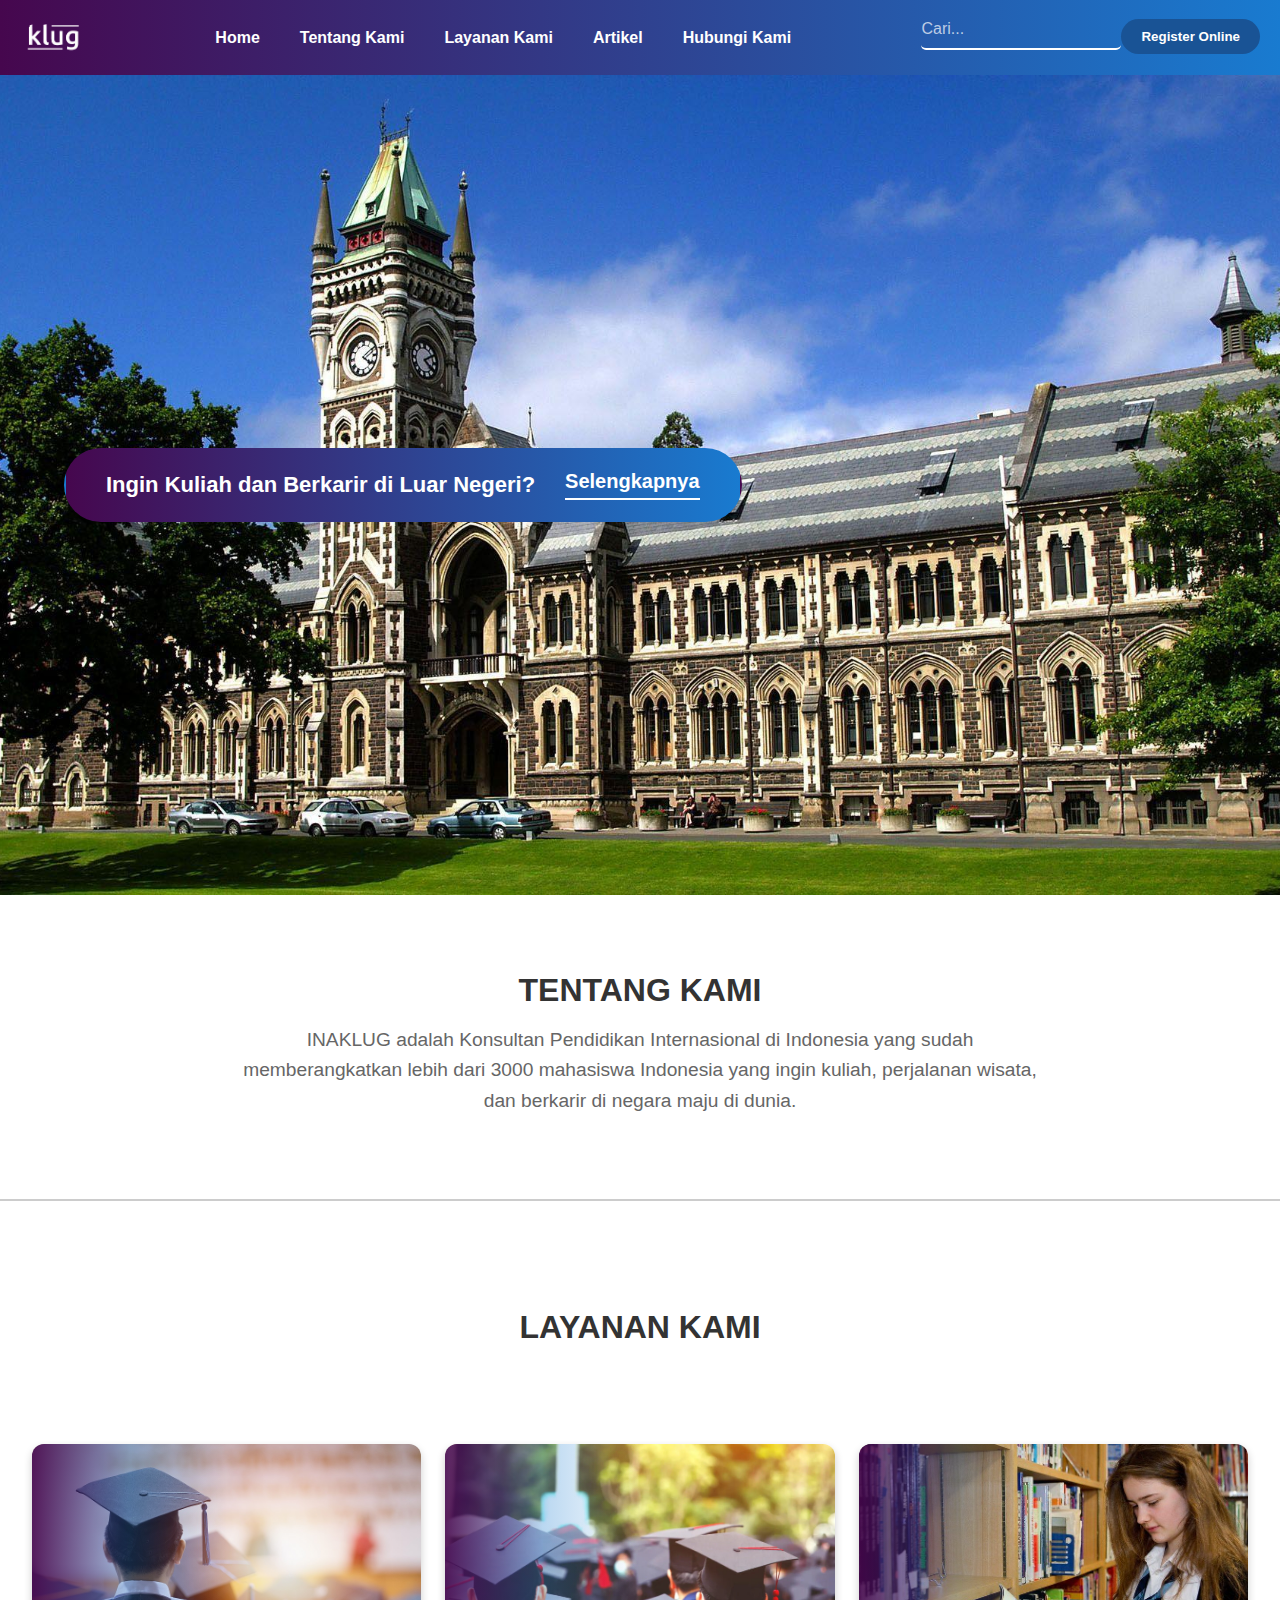
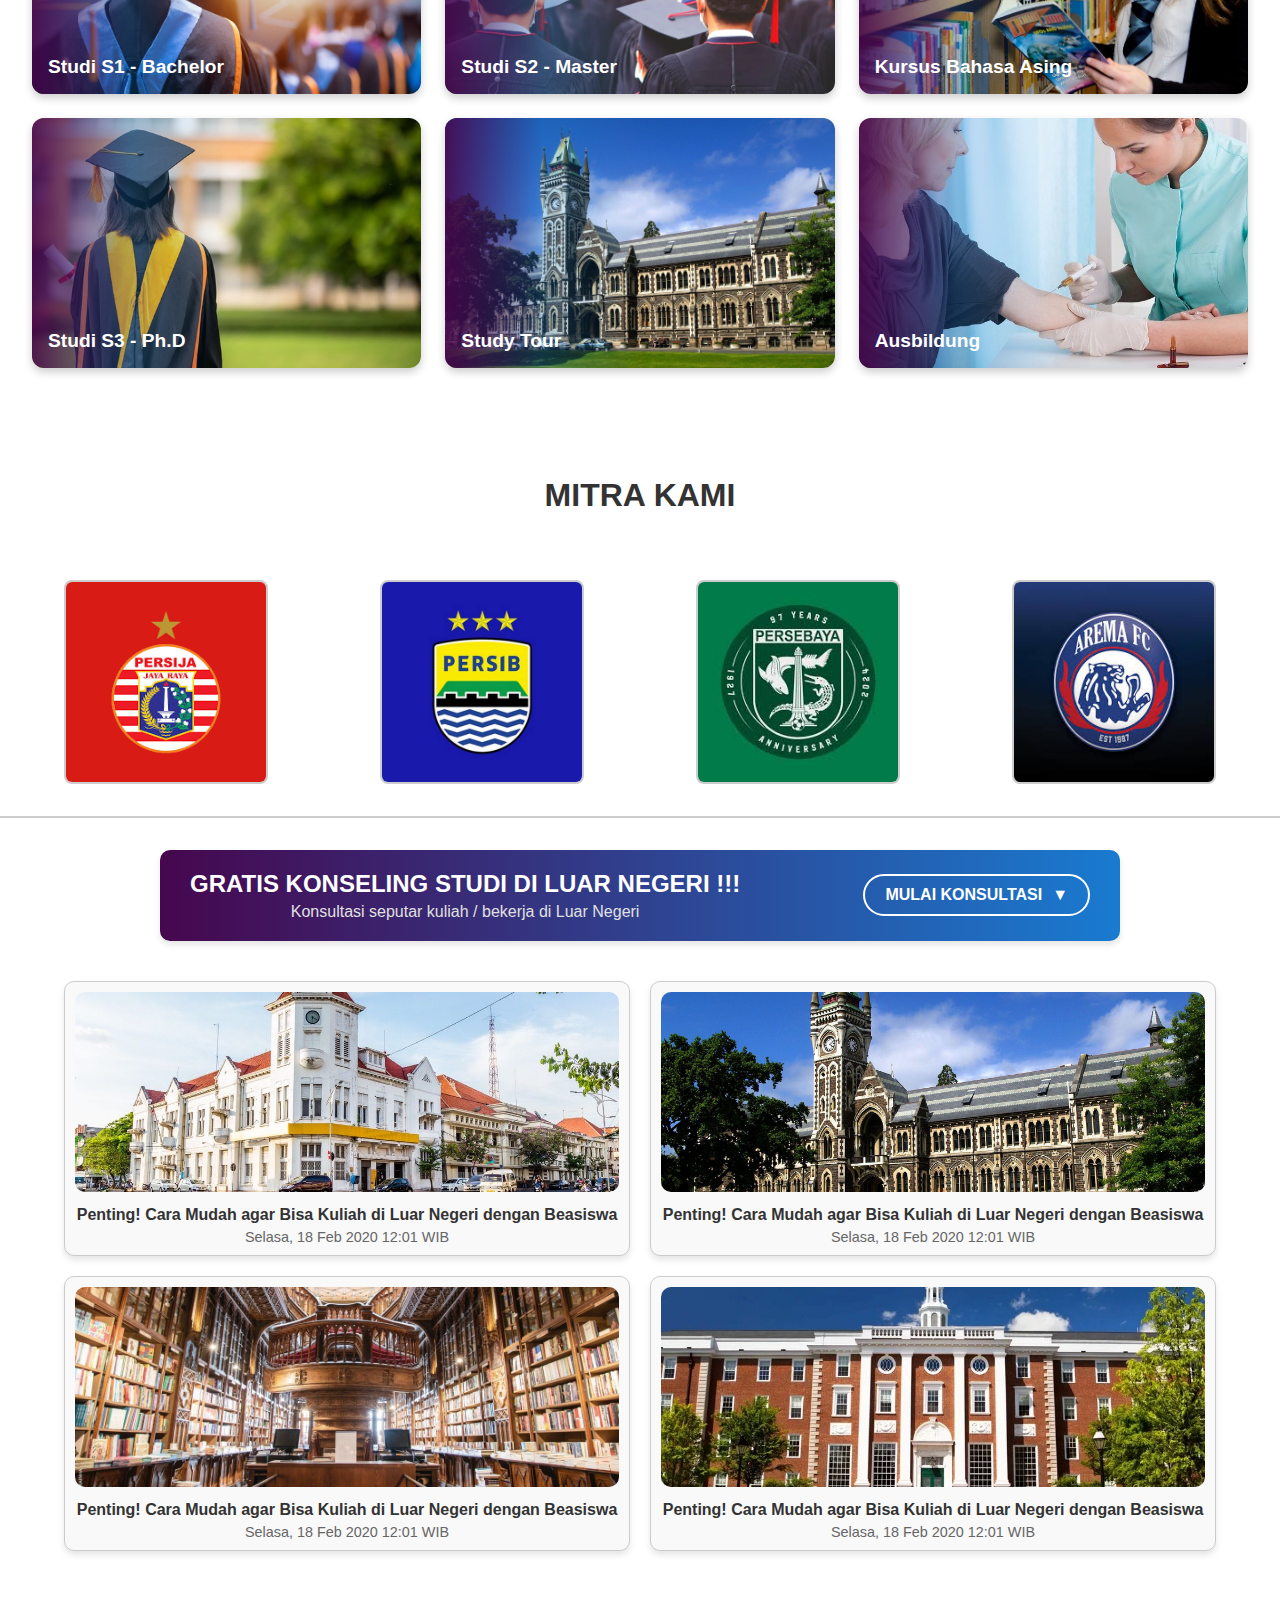
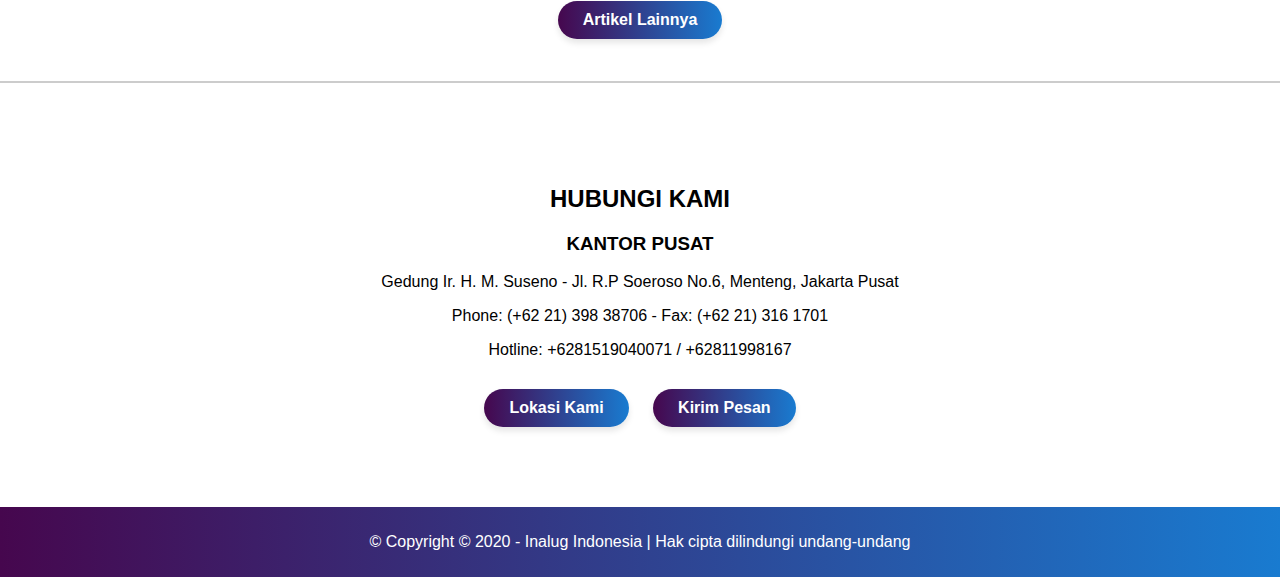
<file: index.html>
<!DOCTYPE html>
<html lang="id">
<head>
    <meta charset="UTF-8">
    <meta name="viewport" content="width=device-width, initial-scale=1.0">
    <title>Tentang Kami - Klug</title>
    <link rel="stylesheet" href="styles.css">
</head>
<body>
<header>
    <div class="navbar">
        <div class="logo">
            <img src="kluglogo.png" alt="klug logo">
        </div>
        <nav>
            <ul id="nav-links">
                <li><a href="index.html" class="nav-link">Home</a></li>
                <li><a href="about.html" class="nav-link">Tentang Kami</a></li>
                <li><a href="services.html" class="nav-link">Layanan Kami</a></li>
                <li><a href="articles.html" class="nav-link">Artikel</a></li>
                <li><a href="contact.html" class="nav-link">Hubungi Kami</a></li>
            </ul>
        </nav>
        <div class="navbar-actions">
            <input type="text" placeholder="Cari..." class="search-bar">
            <button class="register-btn">Register Online</button>
        </div>
    </div>
</header>
            <div class="hamburger" onclick="toggleMenu()">
                <div></div>
                <div></div>
                <div></div>
            </div>
        </div>
    </header>

    <section id="home" class="hero">
        <button class="hero-button">
            <span>Ingin Kuliah dan Berkarir di Luar Negeri?</span>
            <span class="icon">
                Selengkapnya 
                <div class="underline"></div> <!-- Garis di bawah teks "Selengkapnya" -->
            </span>
        </button>
    </section>

    <section id="tentang-kami" class="about-section">
        <h2 class="section-title">TENTANG KAMI</h2>
        <p class="section-description">
            INAKLUG adalah Konsultan Pendidikan Internasional di Indonesia yang sudah memberangkatkan lebih dari 3000 mahasiswa Indonesia yang ingin kuliah, perjalanan wisata, dan berkarir di negara maju di dunia.
        </p>
    </section>

    <div class="divider"></div> <!-- Garis pembatas -->

    <section id="layanan-kami" class="about-section">
        <h2 class="section-title">LAYANAN KAMI</h2>
    </section>

    <main>
        <section class="news-section">
            <div class="news-card">
                <img src="s1.jpg" alt="s1">
                <h3>Studi S1 - Bachelor</h3>
            </div>
            <div class="news-card">
                <img src="s2.jpg" alt="s2">
                <h3>Studi S2 - Master</h3>
            </div>
            <div class="news-card">
                <img src="bahasa.jpg" alt="bahasa">
                <h3>Kursus Bahasa Asing</h3>
            </div>
            <div class="news-card">
                <img src="s3.jpg" alt="s3">
                <h3>Studi S3 - Ph.D</h3>
            </div>
            <div class="news-card">
                <img src="kampus.jpg" alt="kampus">
                <h3>Study Tour</h3>
            </div>
            <div class="news-card">
                <img src="suntik.jpg" alt="suntik">
                <h3>Ausbildung</h3>
            </div>
        </section>
    </main>

    <section id="MITRA-kami" class="about-section">
        <h2 class="section-title">MITRA KAMI </h2>
    </section>

    <div class="mitra-container">
        <img src="persija.png" alt="Gambar 1">
        <img src="persib.jpg" alt="Gambar 2">
        <img src="bonek.jpeg" alt="Gambar 3">
        <img src="arema.jpeg" alt="Gambar 4">
    </div>

    <div class="divider"></div> <!-- Garis pembatas -->

    <section class="konseling-section">
        <div class="konseling-content">
            <div class="konseling-text">
                <h2>GRATIS KONSELING STUDI DI LUAR NEGERI !!!</h2>
                <p>Konsultasi seputar kuliah / bekerja di Luar Negeri</p>
            </div>
            <button class="konseling-button">
                MULAI KONSULTASI <span>&#x25BC;</span>
            </button>
        </div>
    </section>

    <div class="mitra-articles-container">
        <div class="mitra-articles">
            <div class="mitra-article">
                <img src="surabaya.jpeg" alt="Gambar Artikel Mitra">
                <div class="mitra-article-text">
                    <h3>Penting! Cara Mudah agar Bisa Kuliah di Luar Negeri dengan Beasiswa</h3>
                    <p>Selasa, 18 Feb 2020 12:01 WIB</p>
                </div>
            </div>
            <div class="mitra-article">
                <img src="kampus.jpg" alt="Gambar Artikel Mitra">
                <div class="mitra-article-text">
                    <h3>Penting! Cara Mudah agar Bisa Kuliah di Luar Negeri dengan Beasiswa</h3>
                    <p>Selasa, 18 Feb 2020 12:01 WIB</p>
                </div>
            </div>
            <div class="mitra-article">
                <img src="perpustakaan.jpg" alt="Gambar Artikel Mitra">
                <div class="mitra-article-text">
                    <h3>Penting! Cara Mudah agar Bisa Kuliah di Luar Negeri dengan Beasiswa</h3>
                    <p>Selasa, 18 Feb 2020 12:01 WIB</p>
                </div>
            </div>
            <div class="mitra-article">
                <img src="harvard.webp" alt="Gambar Artikel Mitra">
                <div class="mitra-article-text">
                    <h3>Penting! Cara Mudah agar Bisa Kuliah di Luar Negeri dengan Beasiswa</h3>
                    <p>Selasa, 18 Feb 2020 12:01 WIB</p>
                </div>
            </div>
        </div>
    </div>

    <div class="buttons-container">
        <a href="articles.html" class="oval-button">Artikel Lainnya</a>
    </div>

    <div class="divider"></div> <!-- Garis pembatas -->

    <section id="contact">
        <h2>HUBUNGI KAMI</h2>
        <div class="lokasi-item">
            <h3>KANTOR PUSAT</h3>
            <p>Gedung Ir. H. M. Suseno - Jl. R.P Soeroso No.6, Menteng, Jakarta Pusat</p>
            <p>Phone: (+62 21) 398 38706 - Fax: (+62 21) 316 1701</p>
            <p>Hotline: +6281519040071 / +62811998167</p>
        </div>

        <div class="buttons-container">
            <a href="contact.html" class="oval-button">Lokasi Kami</a>
            <a href="contact.html" class="oval-button">Kirim Pesan</a>
        </div>
    </section>

    <footer>
        <p>&copy; Copyright © 2020 - Inalug Indonesia | Hak cipta dilindungi undang-undang</p>
    </footer>

    <!-- Script JavaScript untuk Hamburger Menu -->
    <script>
        function toggleMenu() {
            var navLinks = document.getElementById('nav-links');
            navLinks.classList.toggle('active'); // Tambah atau hapus class active
        }
    </script>
    <script>
        // Pilih semua tautan navigasi
        document.querySelectorAll('.nav-link').forEach(link => {
            // Periksa apakah tautan cocok dengan URL halaman saat ini
            if (link.href === window.location.href) {
                link.classList.add('active'); // Tambahkan kelas 'active'
            }
        });
        </script>
</body>
</html>
</body>
</html>
</file>
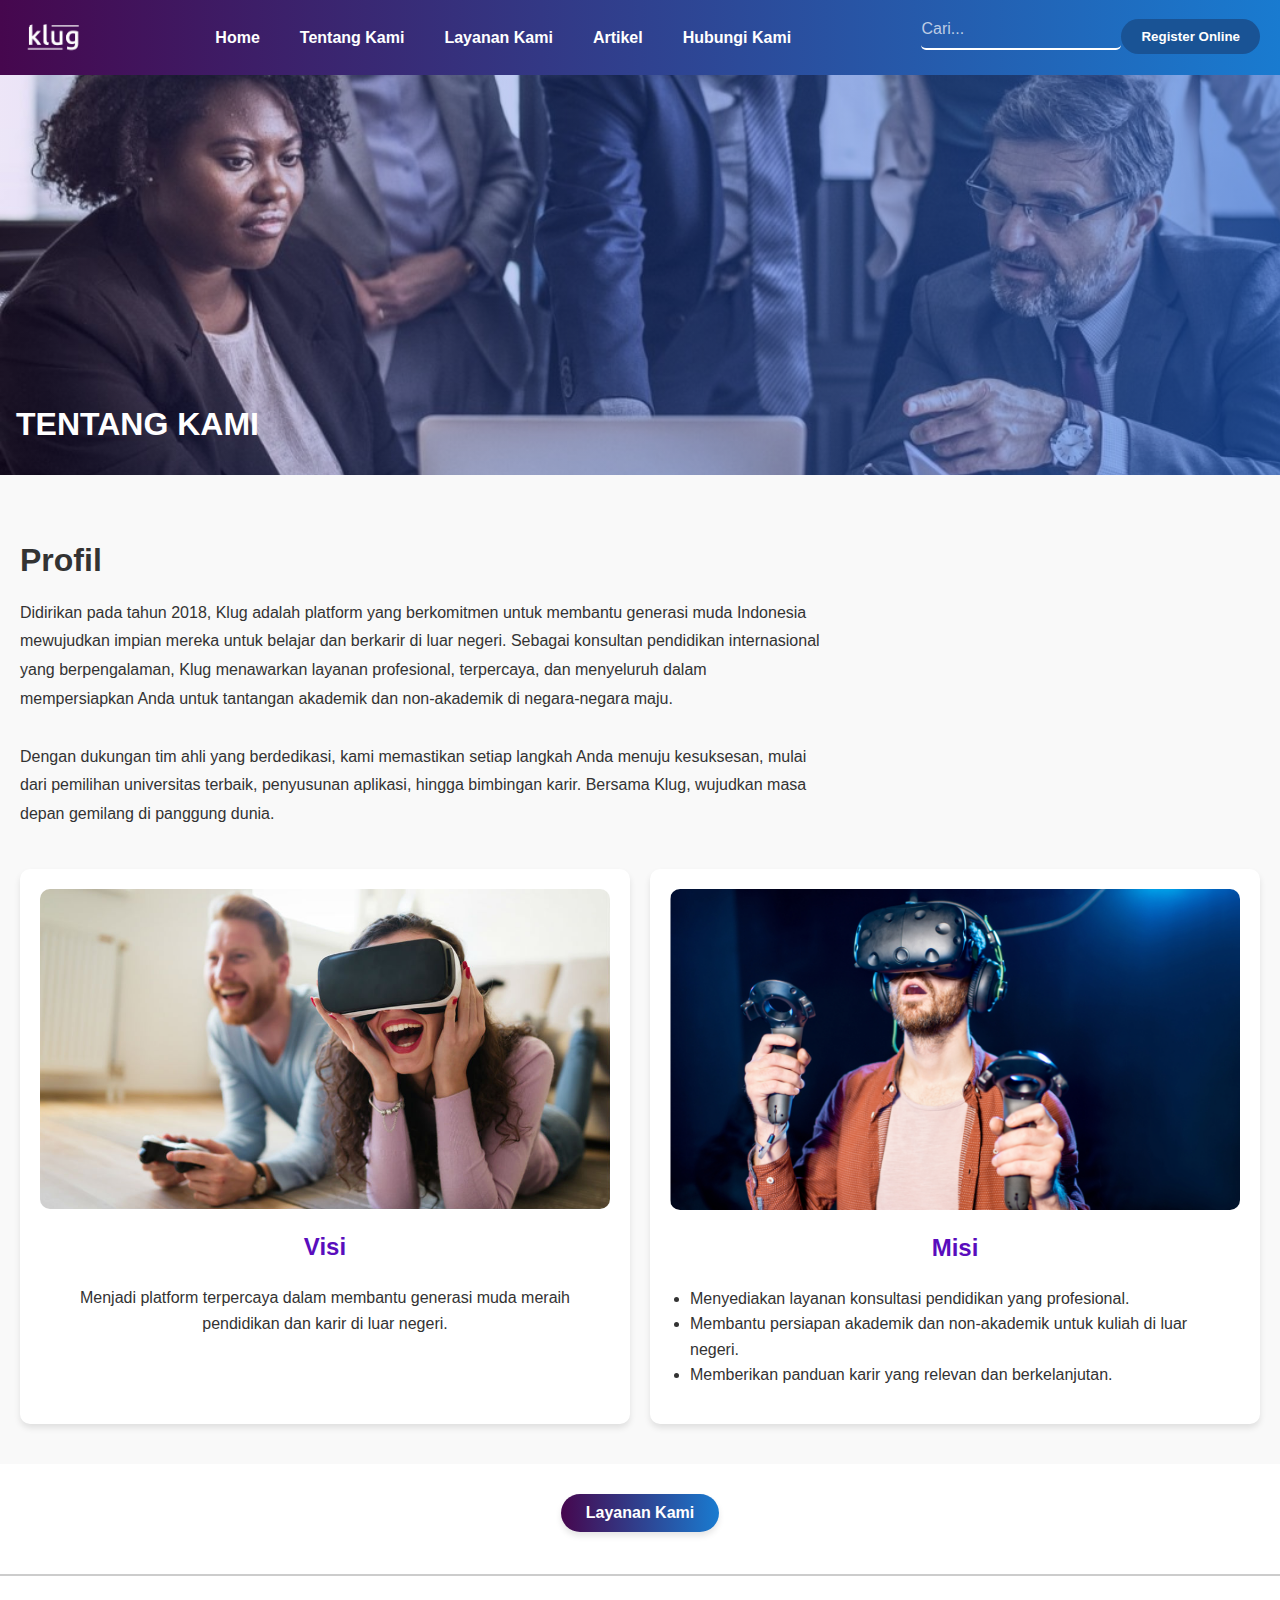
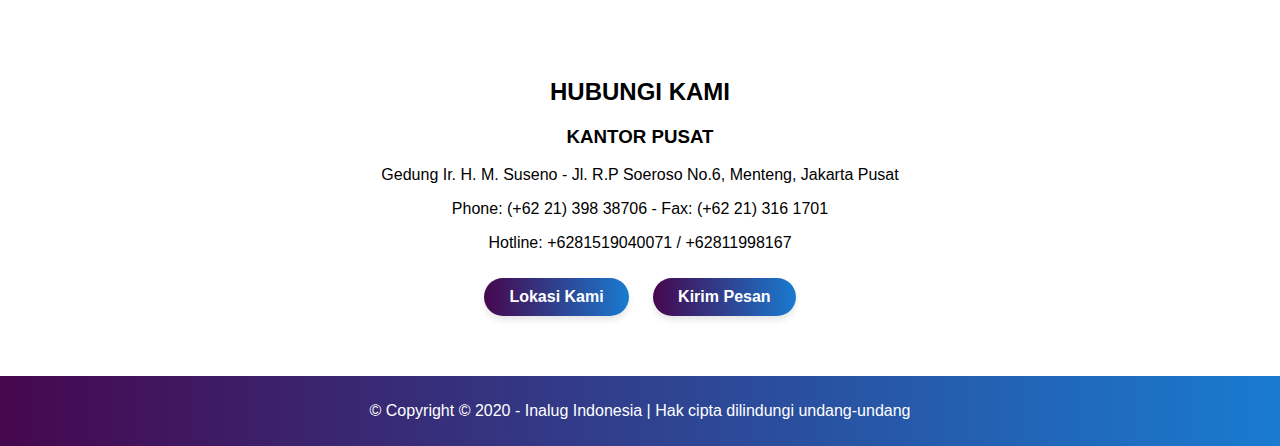
<file: about.html>
<!DOCTYPE html>
<html lang="id">
<head>
    <meta charset="UTF-8">
    <meta name="viewport" content="width=device-width, initial-scale=1.0">
    <title>Tentang Kami - Klug</title>
    <link rel="stylesheet" href="styles.css">
</head>
<body>
<header>
    <div class="navbar">
        <div class="logo">
            <img src="kluglogo.png" alt="klug logo">
        </div>
        <nav>
            <ul id="nav-links">
                <li><a href="index.html" class="nav-link">Home</a></li>
                <li><a href="about.html" class="nav-link">Tentang Kami</a></li>
                <li><a href="services.html" class="nav-link">Layanan Kami</a></li>
                <li><a href="articles.html" class="nav-link">Artikel</a></li>
                <li><a href="contact.html" class="nav-link">Hubungi Kami</a></li>
            </ul>
        </nav>
        <div class="navbar-actions">
            <input type="text" placeholder="Cari..." class="search-bar">
            <button class="register-btn">Register Online</button>
        </div>
    </div>
</header>
            <div class="hamburger" onclick="toggleMenu()">
                <div></div>
                <div></div>
                <div></div>
            </div>
        </div>
    </header>
    <section id="about-banner">
        <div class="banner-overlay">
            <h2>TENTANG KAMI</h2>
        </div>
    </section>
    <section id="about" style="padding: 40px 20px; background-color: #f9f9f9; color: #333;">
        <!-- Bagian Teks Profil -->
        <div style="text-align: left; margin-bottom: 30px;">
            <h2 style="font-size: 2em; font-weight: bold; margin-bottom: 20px;">Profil</h2>
            <p style="line-height: 1.8; max-width: 800px;">
                Didirikan pada tahun 2018, Klug adalah platform yang berkomitmen untuk membantu generasi muda Indonesia mewujudkan impian mereka untuk belajar dan berkarir di luar negeri. 
                Sebagai konsultan pendidikan internasional yang berpengalaman, Klug menawarkan layanan profesional, terpercaya, dan menyeluruh dalam mempersiapkan Anda untuk tantangan akademik dan non-akademik di negara-negara maju.
                <br><br>
                Dengan dukungan tim ahli yang berdedikasi, kami memastikan setiap langkah Anda menuju kesuksesan, mulai dari pemilihan universitas terbaik, penyusunan aplikasi, hingga bimbingan karir. 
                Bersama Klug, wujudkan masa depan gemilang di panggung dunia.
            </p>
        </div>
    
    
        <!-- Bagian Gambar dengan Visi dan Misi -->
        <div id="about-images" style="display: grid; grid-template-columns: repeat(auto-fit, minmax(300px, 1fr)); gap: 20px; margin-top: 40px;">
            <div style="background-color: #fff; border-radius: 10px; box-shadow: 0 4px 6px rgba(0, 0, 0, 0.1); padding: 20px; text-align: center;">
                <img src="vr1.jpg" alt="Visi" style="width: 100%; height: auto; border-radius: 10px;">
                <h3 style="margin-top: 20px; font-size: 1.5em; color: #5a0dbd;">Visi</h3>
                <p style="line-height: 1.6;">Menjadi platform terpercaya dalam membantu generasi muda meraih pendidikan dan karir di luar negeri.</p>
            </div>
            <div style="background-color: #fff; border-radius: 10px; box-shadow: 0 4px 6px rgba(0, 0, 0, 0.1); padding: 20px; text-align: center;">
                <img src="vr2.jpg" alt="Misi" style="width: 100%; height: auto; border-radius: 10px;">
                <h3 style="margin-top: 20px; font-size: 1.5em; color: #5a0dbd;">Misi</h3>
                <ul style="list-style-type: disc; padding-left: 20px; text-align: left; line-height: 1.6; margin-top: 10px;">
                    <li>Menyediakan layanan konsultasi pendidikan yang profesional.</li>
                    <li>Membantu persiapan akademik dan non-akademik untuk kuliah di luar negeri.</li>
                    <li>Memberikan panduan karir yang relevan dan berkelanjutan.</li>
                </ul>
            </div>
        </div>
    </section>
    
   
    <div class="buttons-container">
        <a href="services.html" class="oval-button">Layanan Kami </a>
    </div>

   
    <div class="divider"></div> <!-- Garis pembatas -->

    <section id="contact">
            <h2>HUBUNGI KAMI</h2>
        
            <div class="lokasi-item">
                <h3>KANTOR PUSAT</h3>
                <p>Gedung Ir. H. M. Suseno - Jl. R.P Soeroso No.6, Menteng, Jakarta Pusat</p>
                <p>Phone: (+62 21) 398 38706 - Fax: (+62 21) 316 1701</p>
                <p>Hotline: +6281519040071 / +62811998167</p>
            </div>

            </div>
                <a href="contact.html" class="oval-button">Lokasi Kami</a>
                <a href="contact.html" class="oval-button">Kirim Pesan</a>
            </div>
        

    </section>
    <footer>
        <p>&copy; Copyright © 2020 - Inalug Indonesia | Hak cipta dilindungi undang-undang</p>
    </footer>
        <!-- Script JavaScript untuk Hamburger Menu -->
        <script>
            function toggleMenu() {
                var navLinks = document.getElementById('nav-links');
                navLinks.classList.toggle('active'); // Tambah atau hapus class active
            }
        </script>
        <script>
        // Pilih semua tautan navigasi
        document.querySelectorAll('.nav-link').forEach(link => {
            // Periksa apakah tautan cocok dengan URL halaman saat ini
            if (link.href === window.location.href) {
                link.classList.add('active'); // Tambahkan kelas 'active'
            }
        });
        </script>
</body>
</html>
</file>
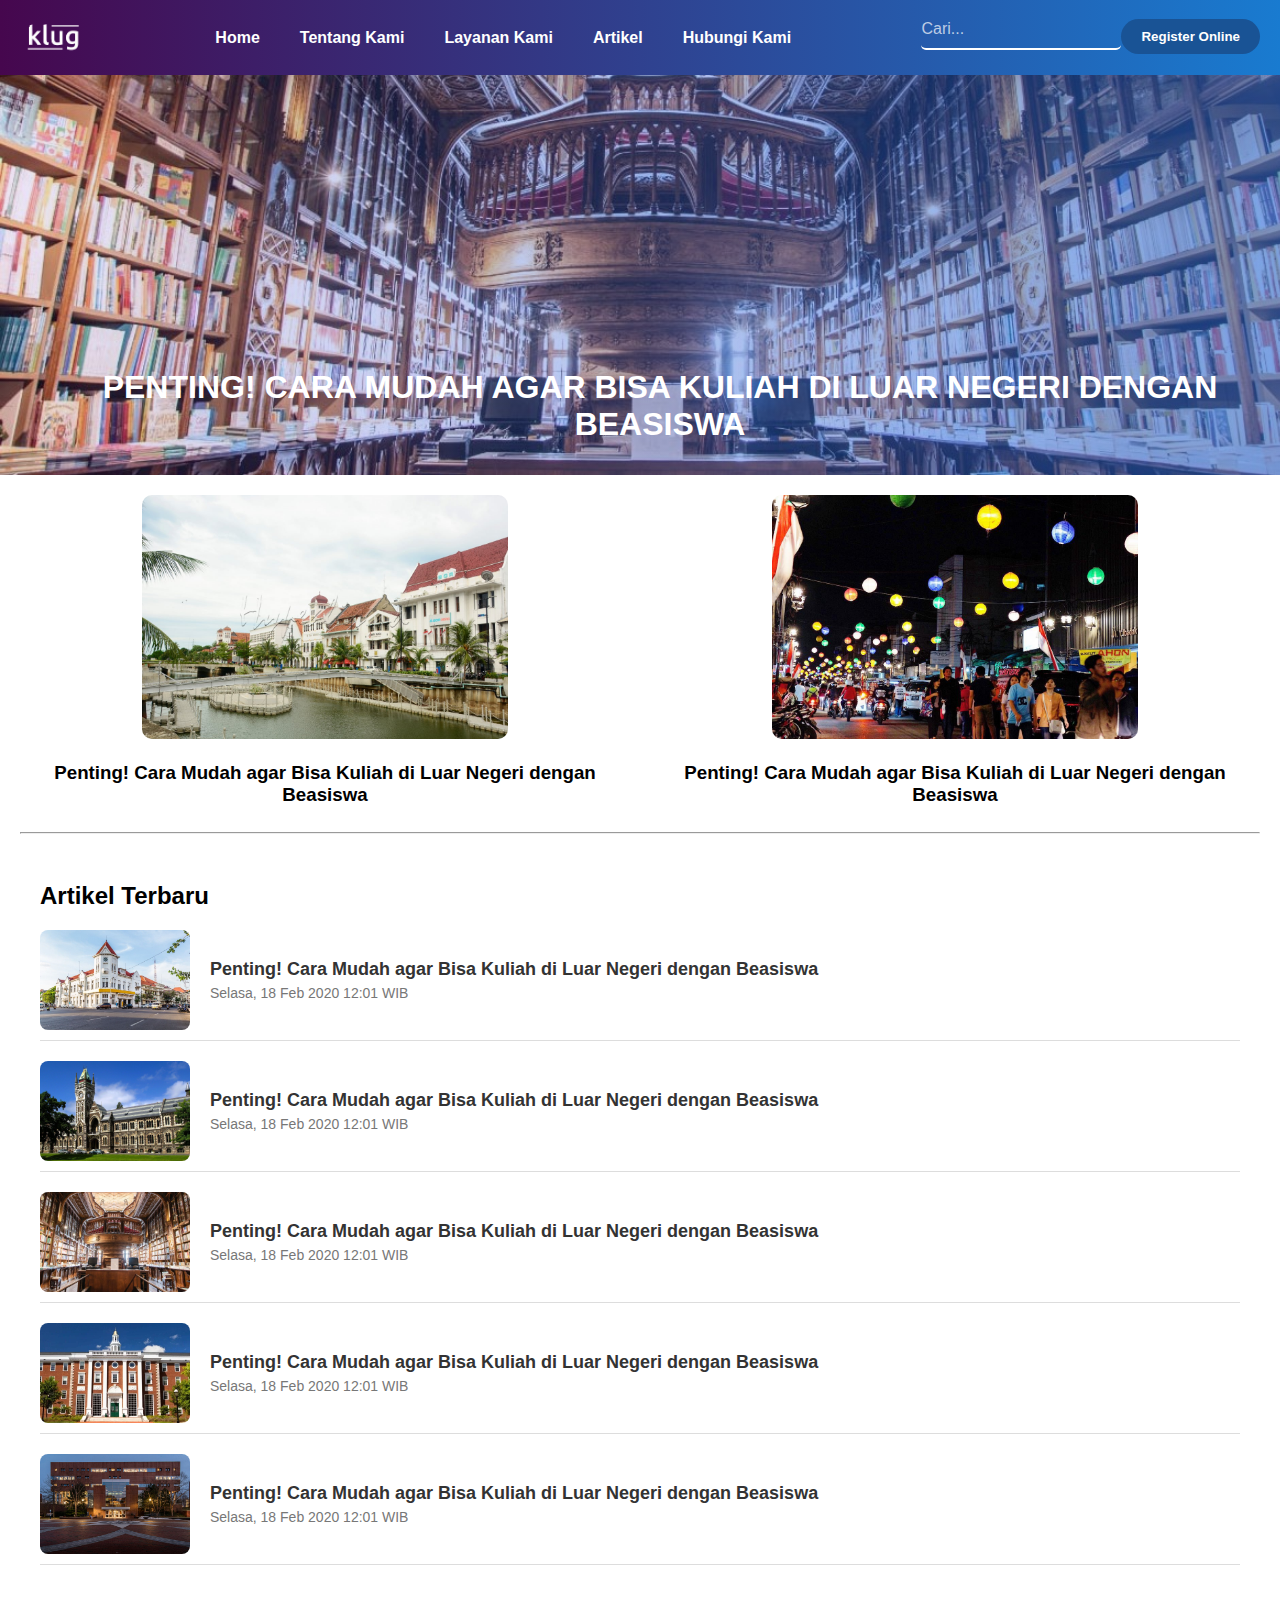
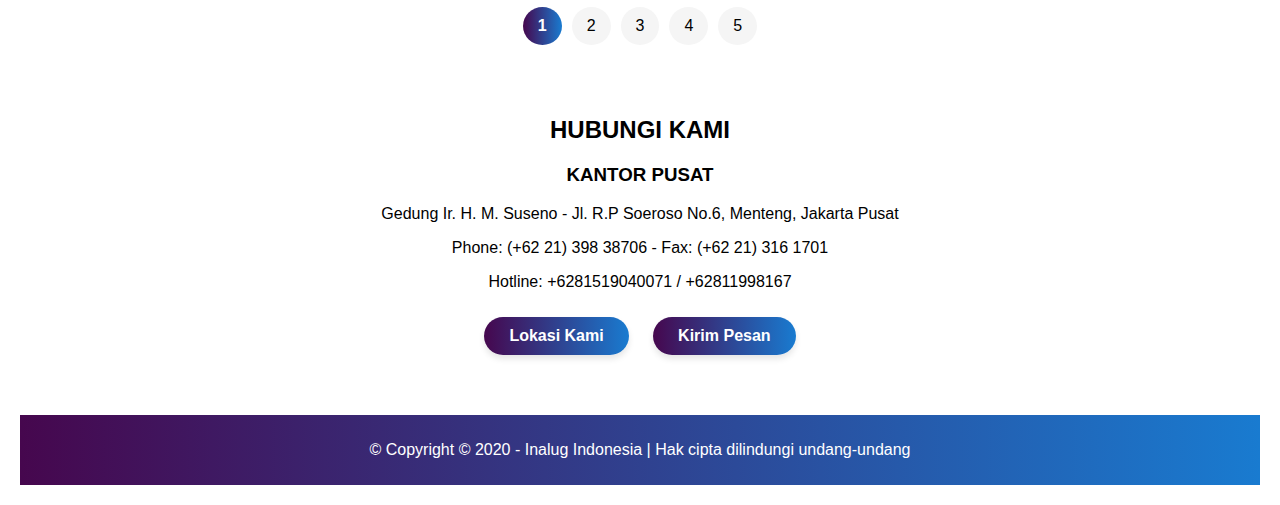
<file: articles.html>
<!DOCTYPE html>
<html lang="id">
<head>
    <meta charset="UTF-8">
    <meta name="viewport" content="width=device-width, initial-scale=1.0">
    <title>Tentang Kami - Klug</title>
    <link rel="stylesheet" href="styles.css">
</head>
<body>
<header>
    <div class="navbar">
        <div class="logo">
            <img src="kluglogo.png" alt="klug logo">
        </div>
        <nav>
            <ul id="nav-links">
                <li><a href="index.html" class="nav-link">Home</a></li>
                <li><a href="about.html" class="nav-link">Tentang Kami</a></li>
                <li><a href="services.html" class="nav-link">Layanan Kami</a></li>
                <li><a href="articles.html" class="nav-link">Artikel</a></li>
                <li><a href="contact.html" class="nav-link">Hubungi Kami</a></li>
            </ul>
        </nav>
        <div class="navbar-actions">
            <input type="text" placeholder="Cari..." class="search-bar">
            <button class="register-btn">Register Online</button>
        </div>
    </div>
</header>
            <div class="hamburger" onclick="toggleMenu()">
                <div></div>
                <div></div>
                <div></div>
            </div>
        </div>
    </header>

    <section id="articles-banner">
        <div class="banner-overlay">
            <h2>Penting! Cara Mudah agar Bisa Kuliah di Luar Negeri dengan Beasiswa</h2>
        </div>
    </section>

    <main class="articles-container">
        <div class="article-list">
            <!-- Artikel 1 -->
            <div class="article-item">
                <img src="hybis.jpg" alt="Gambar Artikel 1">
                <h3>Penting! Cara Mudah agar Bisa Kuliah di Luar Negeri dengan Beasiswa</h3>
            </div>
            <!-- Artikel 2 -->
            <div class="article-item">
                <img src="KulinerBandung.jpg" alt="Gambar Artikel 2">
                <h3>Penting! Cara Mudah agar Bisa Kuliah di Luar Negeri dengan Beasiswa</h3>
            </div>
        </div>
        <hr>
        <div class="articles-container">
            <h2>Artikel Terbaru</h2>
            <div class="latest-articles">
                <div class="latest-article">
                    <img src="surabaya.jpeg" alt="Gambar Artikel Terbaru">
                    <div class="latest-article-text">
                        <h3>Penting! Cara Mudah agar Bisa Kuliah di Luar Negeri dengan Beasiswa</h3>
                        <p>Selasa, 18 Feb 2020 12:01 WIB</p>
                    </div>
                </div>
                <div class="latest-article">
                    <img src="kampus.jpg" alt="Gambar Artikel Terbaru">
                    <div class="latest-article-text">
                        <h3>Penting! Cara Mudah agar Bisa Kuliah di Luar Negeri dengan Beasiswa</h3>
                        <p>Selasa, 18 Feb 2020 12:01 WIB</p>
                    </div>
                </div>
                <div class="latest-article">
                    <img src="perpustakaan.jpg" alt="Gambar Artikel Terbaru">
                    <div class="latest-article-text">
                        <h3>Penting! Cara Mudah agar Bisa Kuliah di Luar Negeri dengan Beasiswa</h3>
                        <p>Selasa, 18 Feb 2020 12:01 WIB</p>
                    </div>
                </div>
                <div class="latest-article">
                    <img src="harvard.webp" alt="Gambar Artikel Terbaru">
                    <div class="latest-article-text">
                        <h3>Penting! Cara Mudah agar Bisa Kuliah di Luar Negeri dengan Beasiswa</h3>
                        <p>Selasa, 18 Feb 2020 12:01 WIB</p>
                    </div>
                </div>
                <div class="latest-article">
                    <img src="HUBUNGI.jpg" alt="Gambar Artikel Terbaru">
                    <div class="latest-article-text">
                        <h3>Penting! Cara Mudah agar Bisa Kuliah di Luar Negeri dengan Beasiswa</h3>
                        <p>Selasa, 18 Feb 2020 12:01 WIB</p>
                    </div>
                </div>
            </div>
        </div>
        
        <div class="pagination">
            <button class="prev">&lt;</button>
            <ul>
                <li class="page-item active">1</li>
                <li class="page-item">2</li>
                <li class="page-item">3</li>
                <li class="page-item">4</li>
                <li class="page-item">5</li>
            </ul>
            <button class="next">&gt;</button>
        </div>

    <section id="contact">
            <h2>HUBUNGI KAMI</h2>
        
            <div class="lokasi-item">
                <h3>KANTOR PUSAT</h3>
                <p>Gedung Ir. H. M. Suseno - Jl. R.P Soeroso No.6, Menteng, Jakarta Pusat</p>
                <p>Phone: (+62 21) 398 38706 - Fax: (+62 21) 316 1701</p>
                <p>Hotline: +6281519040071 / +62811998167</p>
            </div>

            </div>
                <a href="contact.html" class="oval-button">Lokasi Kami</a>
                <a href="contact.html" class="oval-button">Kirim Pesan</a>
            </div>
        

    </section>

            <footer>
        <p>&copy; Copyright © 2020 - Inalug Indonesia | Hak cipta dilindungi undang-undang</p>
    </footer>
        <!-- Script JavaScript untuk Hamburger Menu -->
        <script>
            function toggleMenu() {
                var navLinks = document.getElementById('nav-links');
                navLinks.classList.toggle('active'); // Tambah atau hapus class active
            }
        </script>
        <script>
        // Pilih semua tautan navigasi
        document.querySelectorAll('.nav-link').forEach(link => {
            // Periksa apakah tautan cocok dengan URL halaman saat ini
            if (link.href === window.location.href) {
                link.classList.add('active'); // Tambahkan kelas 'active'
            }
        });
        </script>
</body>
</html>
</file>
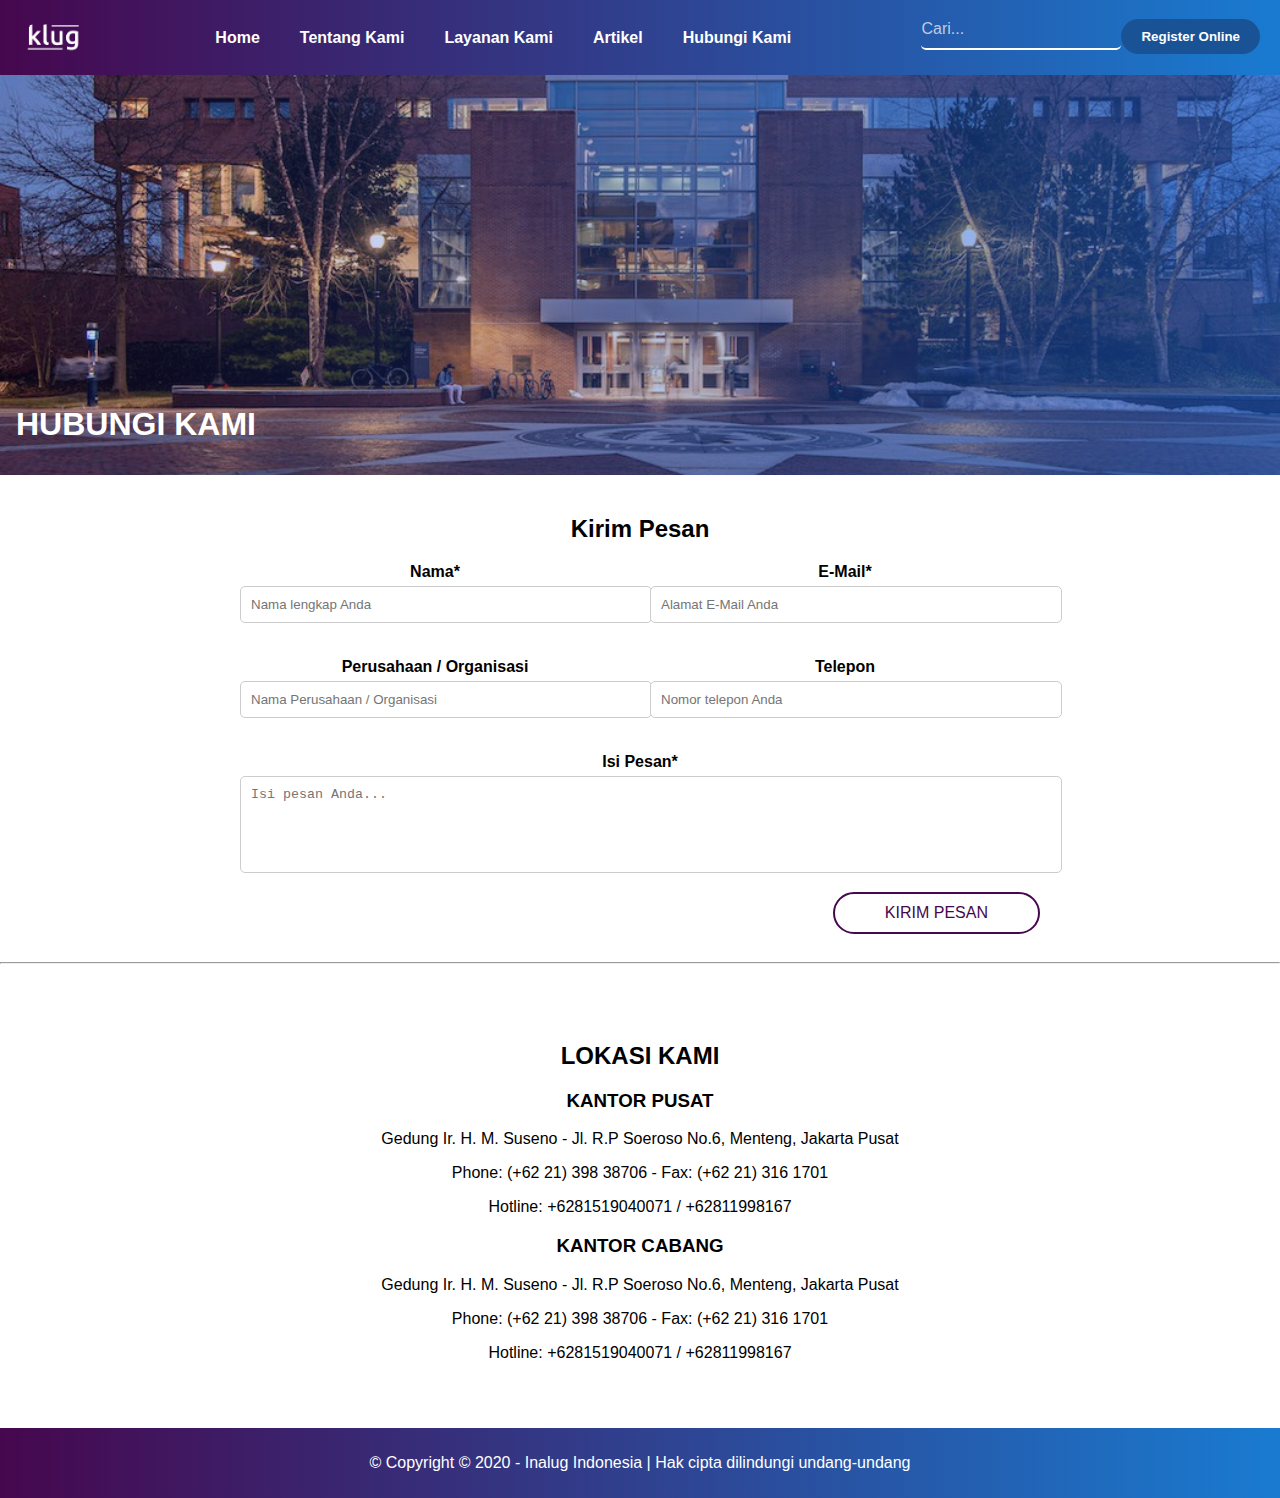
<file: contact.html>
<!DOCTYPE html>
<html lang="id">
<head>
    <meta charset="UTF-8">
    <meta name="viewport" content="width=device-width, initial-scale=1.0">
    <title>Hubungi Kami - Klug</title>
    <link rel="stylesheet" href="styles.css">
    <script src="https://www.google.com/recaptcha/api.js" async defer></script>
</head>
<body>
<header>
    <div class="navbar">
        <div class="logo">
            <img src="kluglogo.png" alt="klug logo">
        </div>
        <nav>
            <ul id="nav-links">
                <li><a href="index.html" class="nav-link">Home</a></li>
                <li><a href="about.html" class="nav-link">Tentang Kami</a></li>
                <li><a href="services.html" class="nav-link">Layanan Kami</a></li>
                <li><a href="articles.html" class="nav-link">Artikel</a></li>
                <li><a href="contact.html" class="nav-link">Hubungi Kami</a></li>
            </ul>
        </nav>
        <div class="navbar-actions">
            <input type="text" placeholder="Cari..." class="search-bar">
            <button class="register-btn">Register Online</button>
        </div>
    </div>
</header>

<section id="contact-banner">
    <div class="banner-overlay">
        <h2>HUBUNGI KAMI</h2>
    </div>
</section>

<section id="kirim-pesan">
    <h2>Kirim Pesan</h2>
    <!-- Ganti action form dengan URL tempat PHP di-host -->
    <form action="hubungi_kami.php" method="POST">
        <div class="kirim-pesan-group">
            <div class="kirim-pesan-item">
                <label for="nama">Nama*</label>
                <input type="text" id="nama" name="nama" placeholder="Nama lengkap Anda" required>
            </div>
            <div class="kirim-pesan-item">
                <label for="email">E-Mail*</label>
                <input type="email" id="email" name="email" placeholder="Alamat E-Mail Anda" required>
            </div>
            <div class="kirim-pesan-item">
                <label for="perusahaan">Perusahaan / Organisasi</label>
                <input type="text" id="perusahaan" name="perusahaan" placeholder="Nama Perusahaan / Organisasi">
            </div>
            <div class="kirim-pesan-item">
                <label for="telepon">Telepon</label>
                <input type="tel" id="telepon" name="telepon" placeholder="Nomor telepon Anda">
            </div>
        </div>
        
        <div class="kirim-pesan-message">
            <label for="pesan">Isi Pesan*</label>
            <textarea id="pesan" name="pesan" placeholder="Isi pesan Anda..." rows="5" required></textarea>
        </div>

        <div class="kirim-pesan-captcha-submit">
            <div class="captcha-label">
                <!-- reCAPTCHA -->
                <div class="g-recaptcha" data-sitekey="6LdS4bcqAAAAADPHiB1kEHUKtlbsk4JKwyIhI5mB"></div>
            </div>
            <div class="kirim-pesan-submit">
                <button type="submit" class="kirim-pesan-btn">KIRIM PESAN</button>
            </div>
        </div>
    </form>
</section>

<hr>

<section id="contact">
    <h2>LOKASI KAMI</h2>
    <div class="lokasi-item">
        <h3>KANTOR PUSAT</h3>
        <p>Gedung Ir. H. M. Suseno - Jl. R.P Soeroso No.6, Menteng, Jakarta Pusat</p>
        <p>Phone: (+62 21) 398 38706 - Fax: (+62 21) 316 1701</p>
        <p>Hotline: +6281519040071 / +62811998167</p>
    </div>
    
    <div class="lokasi-item">
        <h3>KANTOR CABANG</h3>
        <p>Gedung Ir. H. M. Suseno - Jl. R.P Soeroso No.6, Menteng, Jakarta Pusat</p>
        <p>Phone: (+62 21) 398 38706 - Fax: (+62 21) 316 1701</p>
        <p>Hotline: +6281519040071 / +62811998167</p>
    </div>
</section>

<footer>
    <p>&copy; Copyright © 2020 - Inalug Indonesia | Hak cipta dilindungi undang-undang</p>
</footer>

<!-- Script JavaScript untuk Hamburger Menu -->
<script>
    function toggleMenu() {
        var navLinks = document.getElementById('nav-links');
        navLinks.classList.toggle('active'); // Tambah atau hapus class active
    }
</script>
<script>
    // Pilih semua tautan navigasi
    document.querySelectorAll('.nav-link').forEach(link => {
        // Periksa apakah tautan cocok dengan URL halaman saat ini
        if (link.href === window.location.href) {
            link.classList.add('active'); // Tambahkan kelas 'active'
        }
    });
</script>
</body>
</html>
</file>
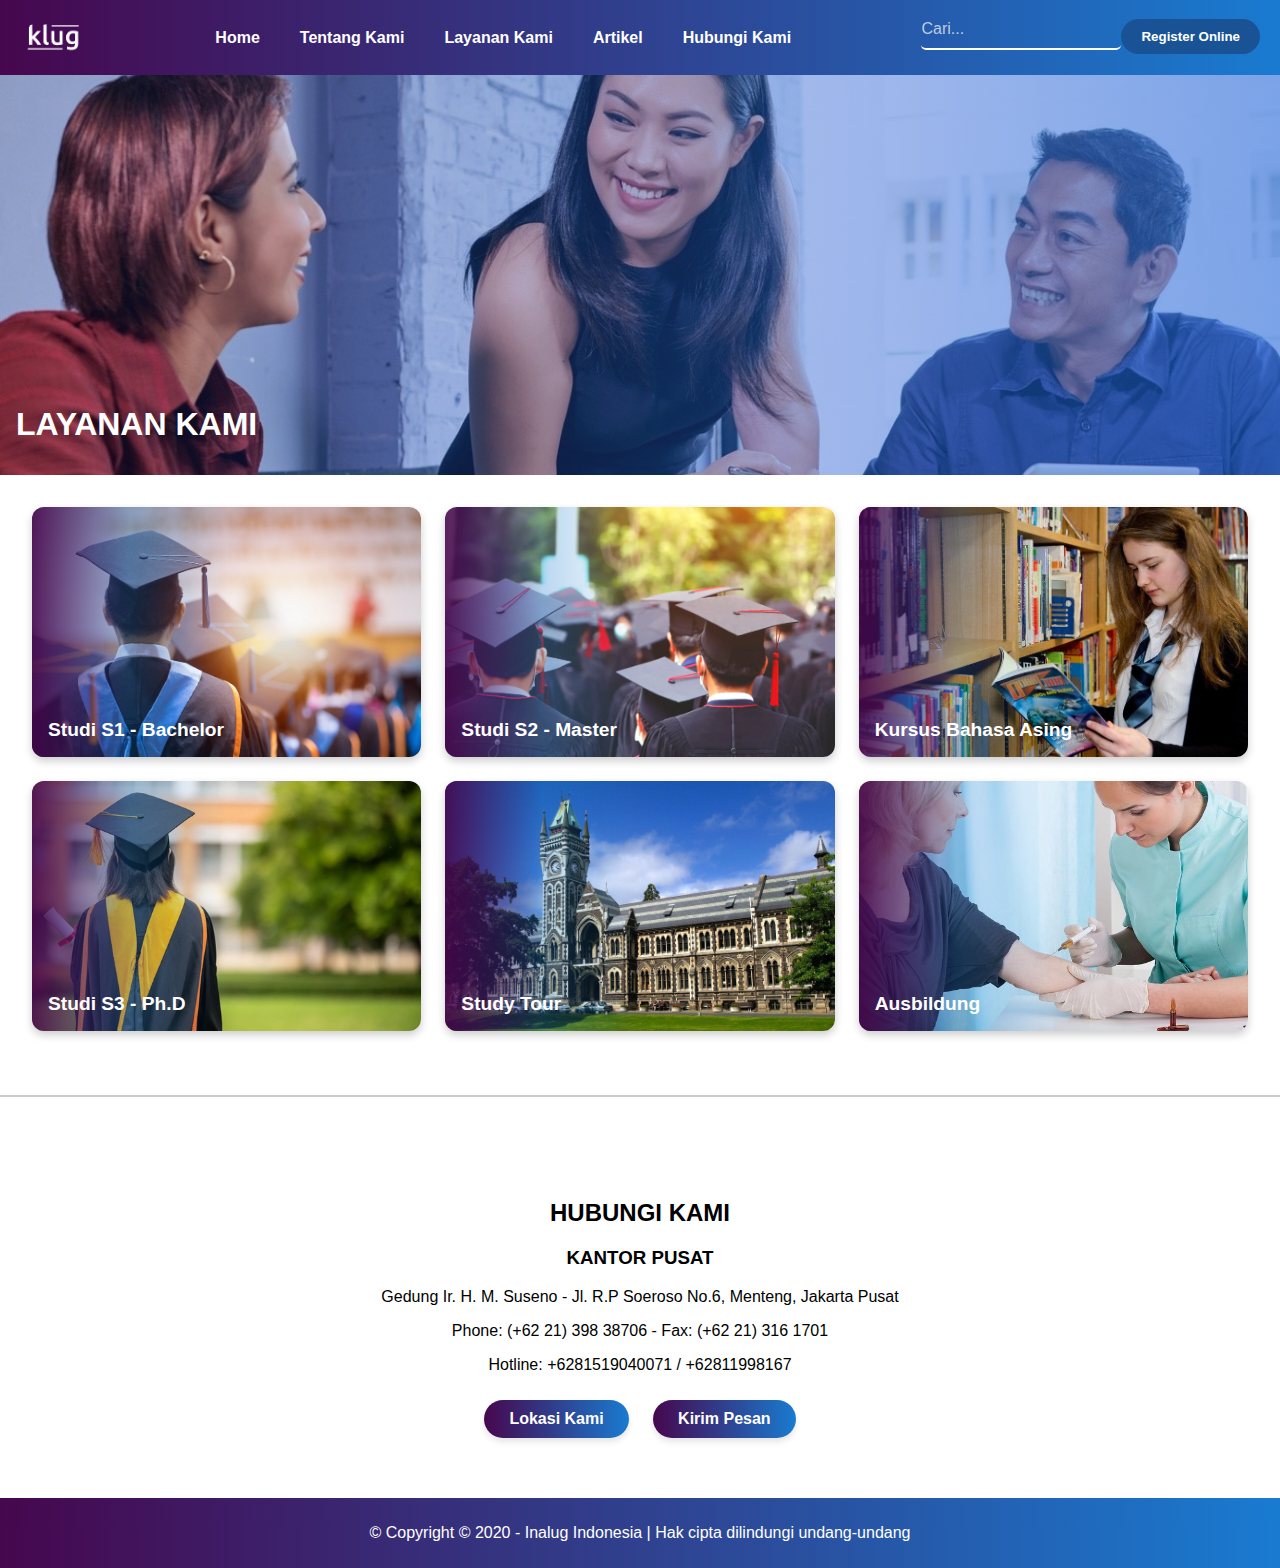
<file: services.html>
<!DOCTYPE html>
<html lang="id">
<head>
    <meta charset="UTF-8">
    <meta name="viewport" content="width=device-width, initial-scale=1.0">
    <title>Tentang Kami - Klug</title>
    <link rel="stylesheet" href="styles.css">
</head>
<body>
<header>
    <div class="navbar">
        <div class="logo">
            <img src="kluglogo.png" alt="klug logo">
        </div>
        <nav>
            <ul id="nav-links">
                <li><a href="index.html" class="nav-link">Home</a></li>
                <li><a href="about.html" class="nav-link">Tentang Kami</a></li>
                <li><a href="services.html" class="nav-link">Layanan Kami</a></li>
                <li><a href="articles.html" class="nav-link">Artikel</a></li>
                <li><a href="contact.html" class="nav-link">Hubungi Kami</a></li>
            </ul>
        </nav>
        <div class="navbar-actions">
            <input type="text" placeholder="Cari..." class="search-bar">
            <button class="register-btn">Register Online</button>
        </div>
    </div>
</header>
            <div class="hamburger" onclick="toggleMenu()">
                <div></div>
                <div></div>
                <div></div>
            </div>
        </div>
    </header>
    <section id="services-banner">
        <div class="banner-overlay">
            <h2>LAYANAN KAMI</h2>
        </div>
    </section>
<main>
    <section class="news-section">
        <div class="news-card">
            <img src="s1.jpg" alt="s1">
            <h3>Studi S1 - Bachelor</h3>
        </div>
        <div class="news-card">
            <img src="s2.jpg" alt="s2">
            <h3>Studi S2 - Master</h3>
        </div>
        <div class="news-card">
            <img src="bahasa.jpg" alt="bahasa">
            <h3>Kursus Bahasa Asing</h3>
        </div>
        <div class="news-card">
            <img src="s3.jpg" alt="s3">
            <h3>Studi S3 - Ph.D</h3>
        </div>
        <div class="news-card">
            <img src="kampus.jpg" alt="kampus">
            <h3>Study Tour</h3>
        </div>
        <div class="news-card">
            <img src="suntik.jpg" alt="suntik">
            <h3>Ausbildung</h3>
        </div>

    </section>
   
    <div class="divider"></div> <!-- Garis pembatas -->

    <section id="contact">
            <h2>HUBUNGI KAMI</h2>
        
            <div class="lokasi-item">
                <h3>KANTOR PUSAT</h3>
                <p>Gedung Ir. H. M. Suseno - Jl. R.P Soeroso No.6, Menteng, Jakarta Pusat</p>
                <p>Phone: (+62 21) 398 38706 - Fax: (+62 21) 316 1701</p>
                <p>Hotline: +6281519040071 / +62811998167</p>
            
            </div>
                  
                <a href="contact.html" class="oval-button">Lokasi Kami</a>
                <a href="contact.html" class="oval-button">Kirim Pesan</a>
            </div>

    </section>
    
    </main>
    <footer>
        <p>&copy; Copyright © 2020 - Inalug Indonesia | Hak cipta dilindungi undang-undang</p>
    </footer>
        <!-- Script JavaScript untuk Hamburger Menu -->
        <script>
            function toggleMenu() {
                var navLinks = document.getElementById('nav-links');
                navLinks.classList.toggle('active'); // Tambah atau hapus class active
            }
        </script>
        <script>
        // Pilih semua tautan navigasi
        document.querySelectorAll('.nav-link').forEach(link => {
            // Periksa apakah tautan cocok dengan URL halaman saat ini
            if (link.href === window.location.href) {
                link.classList.add('active'); // Tambahkan kelas 'active'
            }
        });
        </script>
</body>
</html>
</file>
<file: styles.css>
body {
    margin: 0;
    font-family: Arial, sans-serif;
}

/* Navbar container */
.navbar {
    display: flex;
    justify-content: space-between;
    align-items: center;
    background: linear-gradient(90deg, #46074e, #197bd0);
    padding: 10px 20px;
}



.logo img {
    max-height: 100px; /* Maksimum tinggi logo */
    width: auto; /* Pertahankan rasio aspek */
}

@media (max-width: 768px) {
    .logo img {
        max-height: 60px; /* Logo lebih kecil untuk layar kecil */
    }
}

/* Navigation menu */
nav {
    flex: 1; /* Memungkinkan navigasi mengisi ruang di tengah */
    display: flex;
    justify-content: center; /* Pusatkan tautan */
}

#nav-links {
    list-style: none;
    display: flex; /* Tampilkan tautan secara horizontal */
    gap: 20px; /* Jarak antar tautan */
    margin: 0;
    padding: 0;
}

.nav-link {
    text-decoration: none;
    color: white;
    font-size: 16px;
    font-weight: bold;
    padding: 5px 10px;
}
.nav-link:hover {
    color: #ddd;
}

.logo img {
    height: 40px; /* Atur tinggi logo (sesuaikan dengan kebutuhan) */
    width: auto; /* Biarkan lebar menyesuaikan proporsional */
}


/* Menyembunyikan menu di ukuran layar kecil */
nav ul {
    display: flex; /* Untuk layar besar, tampilkan menu horizontal */
    list-style: none;
}

.navbar-actions {
    display: flex;
}

.hamburger {
    display: none;
    cursor: pointer;
    flex-direction: column;
    justify-content: space-between;
    height: 20px;
    width: 30px;
}

.hamburger div {
    height: 3px;
    background-color: black;
}

.bar {
    width: 30px;
    height: 4px;
    margin: 5px 0;
    background-color: white;
}

/* Sembunyikan menu pada layar kecil */
@media (max-width: 768px) {
    nav ul {
        display: none; /* Sembunyikan menu secara default */
        flex-direction: column;
        background-color: #333;
        position: absolute;
        top: 60px;
        width: 100%;
        padding: 10px 0;
        z-index: 1;
    }

    .navbar-actions {
        display: none; /* Sembunyikan pencarian dan tombol daftar di bawah hamburger */
    }

    .hamburger {
        display: flex; /* Tampilkan hamburger */
        cursor: pointer;
        flex-direction: column;
        justify-content: space-between;
        height: 20px;
        width: 30px;
    }

    .hamburger div {
        height: 3px;
        background-color: black;
    }

    /* Tampilkan menu jika class "active" ditambahkan */
    nav ul.active {
        display: flex; /* Menampilkan menu saat class active ditambahkan */
    }
}

.navbar .logo {
    font-size: 24px;
    font-weight: bold;
}

.navbar nav ul {
    list-style: none;
    display: flex;
    justify-content: center; /* Menu navigasi di tengah */
    margin: 0;
    padding: 0;
    flex: 1; /* Agar ul mengambil ruang di tengah */
}

/* Gaya tambahan untuk link menu */
nav ul li {
    text-align: center;
    margin: 10px 0;
}

nav ul li a {
    color: white;
    text-decoration: none;
    padding: 10px;
    display: block;
}

/* Search Bar dan Register Button */
.navbar-actions {
    display: flex;
    align-items: center;
}

.search-bar {
    padding: 10px 0; /* Hanya memberikan padding atas dan bawah */
    border: none; /* Menghapus semua border */
    border-bottom: 2px solid #ffffff; /* Hanya garis bawah */
    outline: none; /* Menghapus efek outline default */
    font-size: 16px; /* Ukuran font */
    color: white; /* Warna teks menjadi putih */
    background-color: transparent; /* Transparan untuk latar belakang */
    width: 200px; /* Lebar kotak pencarian */
    transition: border-color 0.3s ease, color 0.3s ease; /* Transisi untuk efek hover atau fokus */
}

.search-bar::placeholder {
    color: rgba(255, 255, 255, 0.7); /* Warna placeholder putih dengan transparansi */
}

.search-bar:focus {
    border-bottom-color: #197bd0; /* Warna garis bawah berubah saat fokus */
}


.register-btn {
    padding: 10px 20px;
    border-radius: 25px; /* Membulat */
    background: #195395;
    color: #ffffff;
    font-weight: bold;
    cursor: pointer;
    transition: all 0.3s ease;
    margin-top: -2px; /* Menyesuaikan posisi agar sejajar */
}

.register-btn:hover {
    background: #2575fc;
    color: white;
}


.section-title {
    font-size: 2rem;
    font-weight: bold;
    color: #333; /* Warna teks utama */
    margin-bottom: 1rem;
    text-align: center;
}

.section-description {
    font-size: 1.2rem;
    color: #666; /* Warna teks deskripsi */
    line-height: 1.6;
    max-width: 800px; /* Membatasi lebar teks deskripsi */
    text-align: center; /* Pusatkan teks */
    margin: 0 auto;
}

.divider {
    width: 100%; /* Lebar garis penuh */
    height: 2px; /* Ketebalan garis */
    background-color: #ccc; /* Warna garis */
    margin: 2rem 0; /* Jarak atas dan bawah garis */
}

.mitra-container {
    display: flex;
    justify-content: space-around; /* Atur jarak antar gambar */
    align-items: center;
    flex-wrap: wrap; /* Supaya responsif, gambar akan turun ke bawah jika layar kecil */
    gap: 1rem; /* Jarak antar gambar */
    margin: 0 1rem; /* Memberi margin pada container */
}

.mitra-container img {
    width: 200px; /* Ukuran lebar gambar */
    height: auto; /* Tinggi gambar otomatis sesuai proporsi */
    border: 2px solid #ccc; /* Tambahkan border untuk styling */
    border-radius: 8px; /* Tambahkan sudut melengkung */
    transition: transform 0.3s ease; /* Efek hover */
}

.mitra-container img:hover {
    transform: scale(1.1); /* Zoom in saat hover */
}

.konseling-section {
    background: linear-gradient(90deg, #46074e, #197bd0); /* Gradien ungu ke biru */
    border-radius: 10px; /* Sudut melengkung */
    padding: 20px 30px;
    color: white;
    display: flex;
    justify-content: space-between;
    align-items: center;
    max-width: 900px;
    margin: 20px auto;
    box-shadow: 0 4px 6px rgba(0, 0, 0, 0.1); /* Efek bayangan */
}

.konseling-content {
    display: flex;
    justify-content: space-between;
    align-items: center;
    width: 100%;
}

.konseling-text h2 {
    font-size: 1.5rem;
    margin: 0;
    font-weight: bold;
}

.konseling-text p {
    margin: 5px 0 0;
    font-size: 1rem;
    color: #e0e0e0;
}

.konseling-button {
    background: none;
    border: 2px solid white;
    color: white;
    padding: 10px 20px;
    font-size: 1rem;
    font-weight: bold;
    border-radius: 25px; /* Tombol bulat */
    display: flex;
    align-items: center;
    cursor: pointer;
    transition: background 0.3s ease, color 0.3s ease;
}

.konseling-button span {
    margin-left: 10px;
}

.konseling-button:hover {
    background: white;
    color: #1e88e5;
}
.mitra-articles-container {
    width: 90%;
    max-width: 1200px;
    margin: 0 auto;
    text-align: center;
    padding: 20px;
}

.mitra-articles-container h2 {
    margin-bottom: 20px;
    font-size: 1.8rem;
    color: #333;
}

.mitra-articles {
    display: grid;
    grid-template-columns: 1fr 1fr; /* 2 kolom */
    gap: 20px; /* Jarak antar artikel */
}

.mitra-article {
    border: 1px solid #ccc;
    border-radius: 10px;
    padding: 10px;
    background: #f9f9f9;
    box-shadow: 0 4px 6px rgba(0, 0, 0, 0.1);
    text-align: center;
}

.mitra-article img {
    width: 100%;
    height: auto;
    border-radius: 10px;
    max-height: 200px; /* Batasi tinggi gambar */
    object-fit: cover;
}

.mitra-article-text {
    margin-top: 10px;
}

.mitra-article-text h3 {
    font-size: 1rem;
    color: #333;
    margin: 0 0 5px 0;
}

.mitra-article-text p {
    font-size: 0.9rem;
    color: #666;
    margin: 0;
}
/* Banner Section */
#about-banner {
    position: relative;
    width: 100%;
    height: 300px; /* Tinggi gambar disesuaikan */
    background-image: url('meeting.jpeg'); /* Ganti dengan path gambar */
    background-size: cover; /* Gambar memenuhi area tanpa terpotong */
    background-position: center; /* Gambar tetap di tengah */
    overflow: hidden; /* Menghindari konten keluar area */
}

/* Overlay untuk gradasi */
.banner-overlay {
    position: absolute;
    top: 0;
    left: 0;
    width: 100%;
    height: 100%;
    background: linear-gradient(90deg, #46074e, #197bd0);
    z-index: 1; /* Overlay di atas gambar */

}

/* Banner Section */
#services-banner {
    position: relative;
    width: 100%;
    height: 300px; /* Tinggi gambar disesuaikan */
    background-image: url('layanan.jpg'); /* Ganti dengan path gambar */
    background-size: cover; /* Gambar memenuhi area tanpa terpotong */
    background-position: center; /* Gambar tetap di tengah */
    overflow: hidden; /* Menghindari konten keluar area */
}

/* Overlay untuk gradasi */
.banner-overlay {
    position: absolute;
    top: 0;
    left: 0;
    width: 100%;
    height: 100%;
    background: linear-gradient(180deg, rgba(90, 13, 189, 0.1) 30%, rgba(31, 100, 216, 0.6), rgba(90, 13, 189, 0.8));
    z-index: 1; /* Overlay di atas gambar */
    display: flex; /* Gunakan flexbox untuk pengaturan posisi */
    align-items: flex-end; /* Posisi teks di bagian bawah */
    justify-content: flex-start; /* Teks di sisi kiri */
}

/* Text */
.banner-overlay h2 {
    color: rgb(255, 255, 255);
    font-size: 2rem;
    font-weight: bold;
    z-index: 2; /* Pastikan teks muncul di atas overlay */
    text-transform: uppercase;
    margin: 0;
    padding: 1rem;
    padding-bottom: 2rem; /* Jarak dari bagian bawah */
}


/* Section Grid */
.news-section {
    display: grid;
    grid-template-columns: repeat(3, 1fr); /* 3 kolom */
    gap: 1.5rem; /* Jarak antar-kotak */
    padding: 2rem;
    background-color: rgba(255, 255, 255, 0.9);
    border-radius: 12px;
    animation: fadeIn 1.5s ease-in-out;
}

/* News Card */
.news-card {
    background-color: white;
    border: none;
    border-radius: 12px;
    overflow: hidden;
    box-shadow: 0 4px 8px rgba(0, 0, 0, 0.2);
    transition: transform 0.3s ease, box-shadow 0.3s ease;
    position: relative;
    display: flex;
    flex-direction: column;
    justify-content: flex-end;
    min-height: 250px; /* Tinggi minimal */
}

/* Hover efek */
.news-card:hover {
    transform: translateY(-10px);
    box-shadow: 0 8px 16px rgba(0, 0, 0, 0.3);
}

/* Gambar */
.news-card img {
    width: 100%;
    height: 100%;
    object-fit: cover;
    position: absolute;
    top: 0;
    left: 0;
    z-index: 1;
}

/* Overlay Gradasi */
.news-card::before {
    content: '';
    position: absolute;
    top: 0;
    left: 0;
    width: 50%; /* Setengah bagian kiri */
    height: 100%;
    background: linear-gradient(90deg, rgba(70, 7, 78, 0.9) 0%, rgba(25, 123, 208, 0.3) 50%, rgba(0, 0, 0, 0) 100%);

    z-index: 2;
    pointer-events: none; /* Mencegah overlay memengaruhi interaksi */
    transition: all 0.3s ease-in-out; /* Animasi untuk efek halus */
}

/* Judul */
.news-card h3 {
    position: relative;
    z-index: 3;
    margin: 0;
    padding: 1rem;
    font-size: 1.2rem;
    font-weight: 600;
    text-align: left;
    color: white;
}

@media (max-width: 768px) {
    .news-section {
        grid-template-columns: repeat(2, 1fr); /* 2 kolom untuk perangkat kecil */
    }
}

@media (max-width: 480px) {
    .news-section {
        grid-template-columns: 1fr; /* 1 kolom untuk perangkat sangat kecil */
    }
}


/* Hero Section */
.hero {
    height: 80vh;
    background: url('kampus.jpg') no-repeat center center/cover;
    display: flex;
    justify-content: flex-start; /* Tombol berada di sebelah kiri */
    align-items: center;
    padding-left: 5%; /* Tambahkan jarak dari kiri */
}

/* Tombol Hero */
.hero-button {
    display: flex;
    justify-content: space-between;
    align-items: center;
    gap: 30px; /* Jarak antara teks utama dan ikon */
    padding: 20px 40px; /* Perbesar padding tombol */
    font-size: 22px; /* Perbesar ukuran font */
    font-weight: bold;
    color: white;
    background: linear-gradient(90deg, #46074e, #197bd0); /* Latar belakang gradasi */
    border: 2px solid transparent;
    border-radius: 50px; /* Membulat */
    cursor: pointer;
    transition: all 0.3s ease;
}

/* Hover efek untuk tombol */
.hero-button:hover {
    background: linear-gradient(90deg, #5a0dbd, #1f64d8); /* Latar belakang gradasi lebih gelap saat hover */
}

/* Ikon bagian kanan */
.hero-button .icon {
    display: flex;
    flex-direction: column;
    align-items: center;
    font-size: 20px; /* Perbesar teks "Selengkapnya" */
    font-weight: bold;
    color: white;
    position: relative;
    transition: color 0.3s ease;
}

/* Garis di bawah "Selengkapnya" */
.hero-button .icon .underline {
    width: 100%; /* Panjang sesuai teks */
    height: 2px; /* Ketebalan garis */
    background: white;
    margin-top: 5px;
    transition: all 0.3s ease;
}

/* Hover efek untuk tombol dan garis */
.hero-button:hover .icon .underline {
    background: yellow; /* Warna garis berubah saat hover */
    width: 110%; /* Sedikit melebar saat hover */
}

section {
    padding: 50px 20px;
    text-align: center;
}
/* Banner Section */
#contact-banner {
    position: relative;
    width: 100%;
    height: 300px; /* Tinggi gambar disesuaikan */
    background-image: url('HUBUNGI.jpg'); /* Ganti dengan path gambar */
    background-size: cover; /* Gambar memenuhi area tanpa terpotong */
    background-position: center; /* Gambar tetap di tengah */
    overflow: hidden; /* Menghindari konten keluar area */
}


/* Text */
.banner-overlay h2 {
    color: white;
    font-size: 2rem;
    font-weight: bold;
    z-index: 2;
    text-transform: uppercase;
    margin: 0;
    display: flex;
    align-items: flex-end; /* Teks berada di bawah */
    justify-content: flex-start; /* Teks di pojok kiri */
    padding: 1rem;
    padding-bottom: 2rem; /* Naikkan posisi teks sedikit */
}

/* Banner Section */
#articles-banner {
    position: relative;
    width: 100%;
    height: 300px; /* Tinggi gambar disesuaikan */
    background-image: url('perpustakaan.jpg'); /* Ganti dengan path gambar */
    background-size: cover; /* Gambar memenuhi area tanpa terpotong */
    background-position: center; /* Gambar tetap di tengah */
    overflow: hidden; /* Menghindari konten keluar area */
}

/* Overlay untuk gradasi */
.banner-overlay {
    position: absolute;
    top: 0;
    left: 0;
    width: 100%;
    height: 100%;
    background: linear-gradient(to left,  rgba(31, 100, 216, 0.6),rgba(90, 13, 189, 0.1));
    z-index: 1; /* Overlay di atas gambar */
}


/* Artikel Terbaru */
.articles-container {
    padding: 20px;
}

.article-list {
    display: flex;
    gap: 20px; /* Jarak antar artikel */
    flex-wrap: wrap; /* Agar responsif saat layar lebih kecil */
}

.article-item {
    flex: 1 1 calc(50% - 20px); /* Dua kolom dengan jarak */
    text-align: center;
}

.article-item img {
    width: 60%; /* Perkecil ukuran gambar */
    height: auto;
    border-radius: 10px;
    object-fit: cover; /* Agar gambar terlihat rapi */
}

.latest-articles {
    display: flex;
    flex-direction: column;
    gap: 20px;
}

.latest-article {
    display: flex;
    align-items: center;
    gap: 20px;
    border-bottom: 1px solid #ddd;
    padding-bottom: 10px;
}

.latest-article img {
    width: 150px;
    height: 100px;
    object-fit: cover;
    border-radius: 8px;
}

.latest-article-text {
    flex: 1;
}

.latest-article-text h3 {
    font-size: 18px;
    margin: 0 0 5px;
    color: #333;
}

.latest-article-text p {
    font-size: 14px;
    margin: 0;
    color: #777;
}
@media (max-width: 768px) {
    .latest-article {
        flex-direction: column;
        align-items: flex-start;
    }

    .latest-article img {
        margin-right: 0;
        margin-bottom: 10px;
        width: 80%; /* Gambar lebih besar di perangkat kecil */
    }
}
/* Text */
.banner-overlay h2 {
    color: white;
    font-size: 2rem;
    font-weight: bold;
    z-index: 2;
    text-transform: uppercase;
    margin: 0;
    display: flex;
    align-items: flex-end; /* Teks berada di bawah */
    justify-content: flex-start; /* Teks di pojok kiri */
    padding: 1rem;
    padding-bottom: 2rem; /* Naikkan posisi teks sedikit */
}
/* Styling untuk Kirim Pesan */
#kirim-pesan {
    padding: 20px;
    max-width: 800px;
    margin: 0 auto;
}

.kirim-pesan-group {
    display: flex;
    gap: 20px;
    flex-wrap: wrap;
}

.kirim-pesan-item {
    flex: 1 1 calc(50% - 20px);
    min-width: 300px;
}

label {
    display: block;
    margin-bottom: 5px;
    font-weight: bold;
}

input, textarea {
    width: 100%;
    padding: 10px;
    border: 1px solid #ccc;
    border-radius: 5px;
    margin-bottom: 15px;
}

textarea {
    resize: none;
}

.kirim-pesan-message {
    margin-top: 20px;
}

.kirim-pesan-captcha {
    margin-top: 20px;
}

.kirim-pesan-submit {
    margin-left: auto; /* Mendorong tombol ke kanan */
}

.kirim-pesan-captcha-submit {
    display: flex;
    justify-content: space-between; /* Membuat captcha di kiri dan tombol di kanan */
    align-items: center;
}

.kirim-pesan-submit button {
    background: transparent; /* Latar belakang transparan */
    border: 2px solid #46074e; /* Border dengan warna solid */
    border-radius: 50px; /* Membuat bentuk oval */
    color: #46074e; /* Warna teks */
    font-size: 16px; /* Ukuran teks */
    padding: 10px 50px; /* Memberikan ruang di dalam tombol */
    cursor: pointer;
    text-align: center; /* Pusatkan teks */
    display: inline-block; /* Membuat tombol tetap dalam satu baris */
    transition: all 0.3s ease; /* Transisi untuk efek hover */
}

.kirim-pesan-submit button:hover {
    background: transparent; /* Tetap transparan */
    color: #197bd0; /* Mengubah warna teks saat hover */
    border-color: #197bd0; /* Mengubah warna border saat hover */
}




.captcha-label {
    display: flex;
    align-items: center; /* Menyelaraskan teks dengan reCAPTCHA */
    gap: 10px; /* Jarak antara reCAPTCHA dan teks */
}

.captcha-text {
    font-size: 14px;
    color: #333;
    font-weight: bold;
}

button {
    padding: 10px 20px;
    background-color: #333;
    color: #fff;
    border: none;
    border-radius: 5px;
    cursor: pointer;
}

button:hover {
    background-color: #555;
}

.buttons-container {
    text-align: center;
    margin: 20px 0;
}

.oval-button {
    display: inline-block;
    background: linear-gradient(90deg, #46074e, #197bd0);
    color: #fff;
    text-decoration: none;
    font-size: 16px;
    font-weight: bold;
    padding: 10px 25px;
    border-radius: 25px;
    transition: all 0.3s ease;
    margin: 10px;
    box-shadow: 0 4px 6px rgba(0, 0, 0, 0.1);
}

.oval-button:hover {
    background: linear-gradient(90deg, #46074e, #197bd0);
    box-shadow: 0 6px 8px rgba(0, 0, 0, 0.2);
    transform: scale(1.05);
}

.oval-button:active {
    transform: scale(0.95);
}

.pagination {
    display: flex;
    justify-content: center;
    align-items: center;
    margin-top: 20px;
}

.pagination .prev,
.pagination .next {
    background: none;
    border: none;
    font-size: 18px;
    padding: 10px;
    cursor: pointer;
}

.pagination ul {
    display: flex;
    list-style: none;
    padding: 0;
    margin: 0 10px;
}

.pagination .page-item {
    margin: 0 5px;
    padding: 10px 15px;
    border-radius: 50%;
    font-size: 16px;
    cursor: pointer;
    background-color: #f5f5f5;
    transition: background-color 0.3s;
}

.pagination .page-item:hover {
    background-color: #e0e0e0;
}

.pagination .page-item.active {
    background: linear-gradient(90deg, #46074e, #197bd0);
    color: white;
    font-weight: bold;
}

footer {
    text-align: center;
    background: linear-gradient(90deg, #46074e, #197bd0);
    color: white;
    padding: 10px 0;
}
</file>
